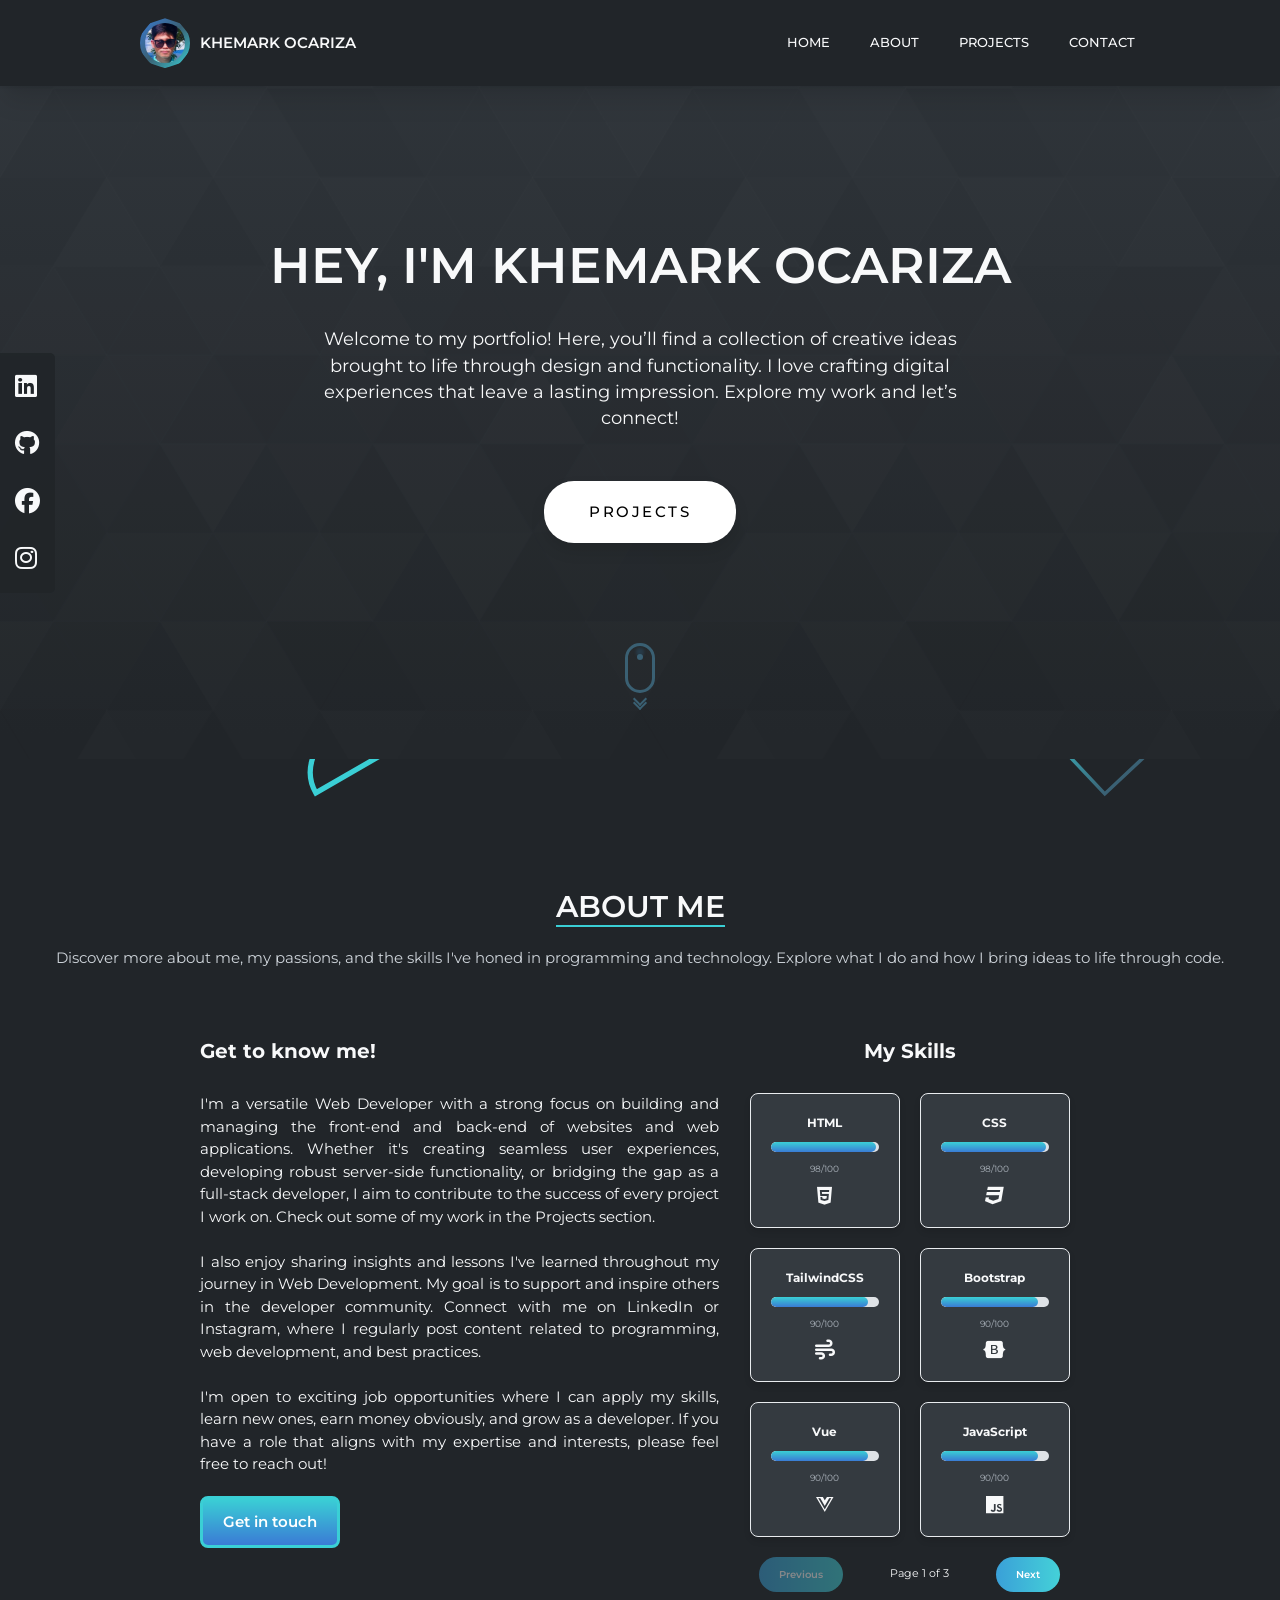
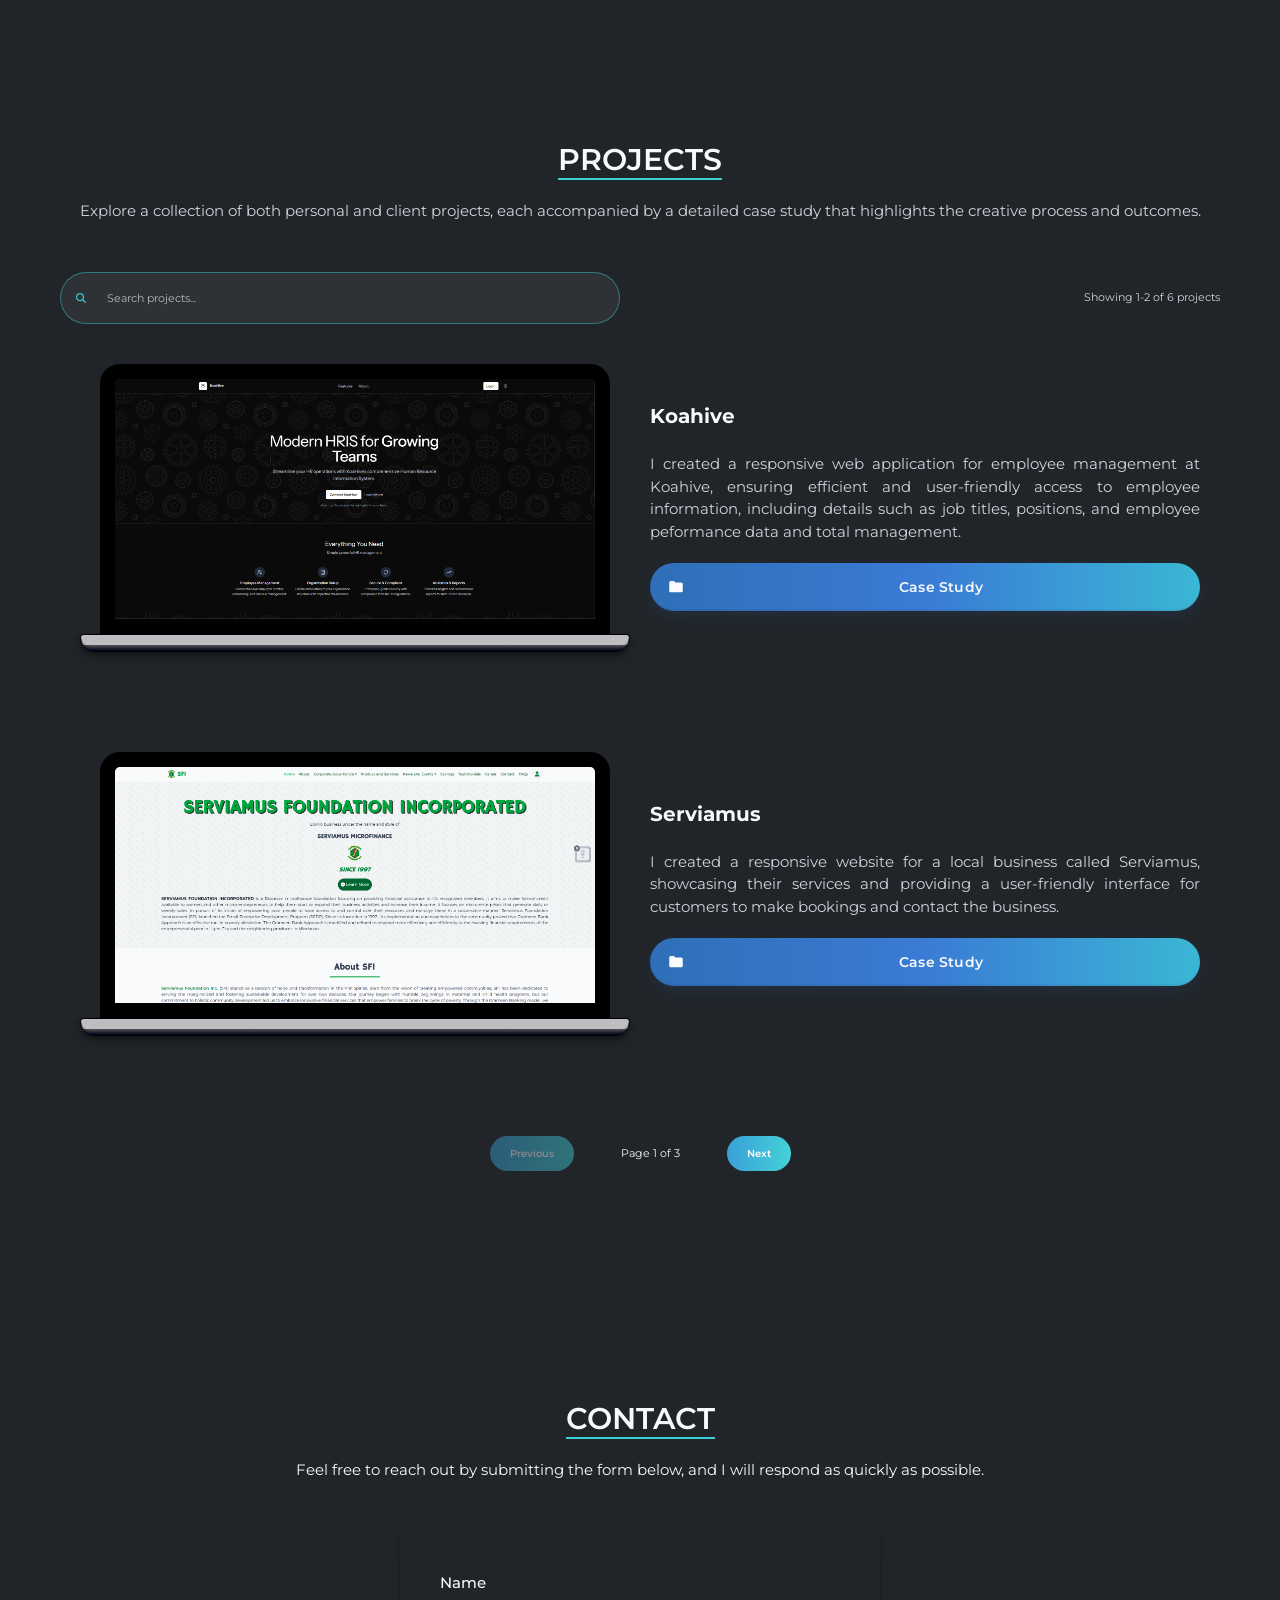
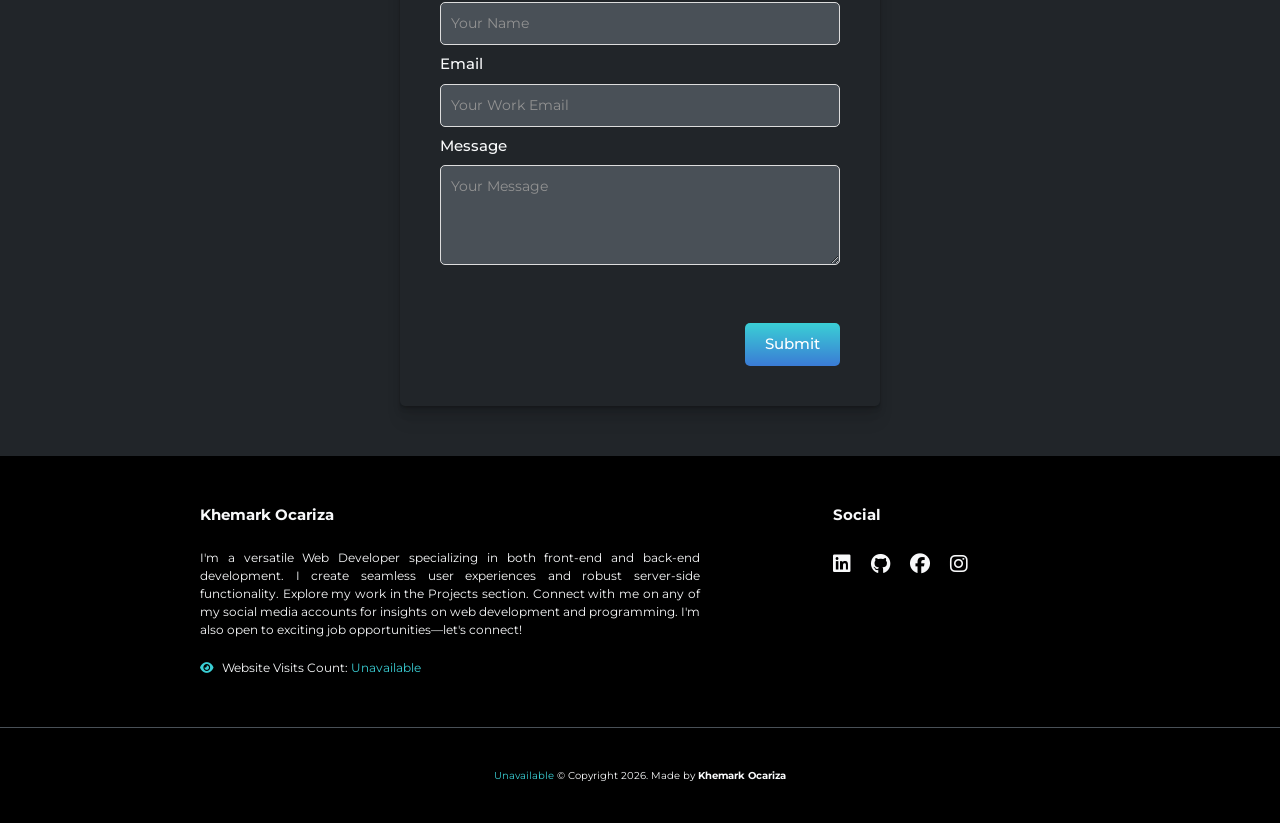
<file: index.html>
<!DOCTYPE html>
<html lang="en">

<head>
    <meta charset="utf-8" />
    <meta name="viewport" content="width=device-width, initial-scale=1" />
    <title>Khemark Ocariza - Coolfolio</title>
    <link rel="icon" href="system_images/me1.jpg" type="image/jpeg">
    <link rel="shortcut icon" href="system_images/me1.jpg" type="image/jpeg">
    <link rel="apple-touch-icon" href="system_images/me1.jpg">
    <link rel="stylesheet" href="https://cdn.jsdelivr.net/npm/bootstrap@5.3.3/dist/css/bootstrap.min.css">
    <link rel="stylesheet" href="https://cdnjs.cloudflare.com/ajax/libs/font-awesome/6.5.0/css/all.min.css">
    <link rel="stylesheet" href="css/main.css">
</head>

<body>

    <!-- NAVBAR -->
    <nav class="navbar navbar-expand-lg  sticky-top z-5 nav-container">
        <div
            class="container-fluid d-flex justify-content-between align-items-center p-1 pe-3 ps-4 p-md-2   ps-xl-5 pe-xl-5   ps-xxl-5 pe-xxl-5">
            <a href=""
                class="navbar-brand d-flex gap-3 justify-content-center align-items-center text-decoration-none ms-xl-5 ms-lg-5 ms-md-2">
                <img src="system_images/me1.jpg" alt="" class="profile-image">
                <p class="mb-0 text-primary fs-4  fw-semibold text-uppercase brand-text ">Khemark Ocariza</p>
            </a>

            <button class="navbar-toggler ms-auto fs-3" type="button" data-bs-toggle="collapse"
                data-bs-target="#mainNavbar" aria-controls="mainNavbar" aria-expanded="false"
                aria-label="Toggle navigation" id="navbarTogglerBtn">
                <i class="fas fa-bars fa-lg navbar-toggler-icon-color" id="navbarTogglerIcon"></i>
            </button>

            <div class="collapse navbar-collapse " id="mainNavbar">
                <ul class="navbar-nav ms-auto mb-2 mb-lg-0 d-flex gap-5 me-xl-5  me-lg-5 ">
                    <li class="nav-item"><a class="nav-link fs-5 " href="#home">home</a></li>
                    <li class="nav-item"><a class="nav-link fs-5 " href="#about">about</a></li>
                    <li class="nav-item"><a class="nav-link fs-5 " href="#projects">projects</a></li>
                    <li class="nav-item"><a class="nav-link fs-5 " href="#contact">contact</a></li>
                </ul>
            </div>
        </div>
    </nav>

    <script>
        (function () {
            const toggler = document.getElementById('navbarTogglerBtn');
            const icon = document.getElementById('navbarTogglerIcon');
            const navbar = document.getElementById('mainNavbar');
            if (!toggler || !icon || !navbar) return;
            navbar.addEventListener('show.bs.collapse', function () { icon.classList.remove('fa-bars'); icon.classList.add('fa-xmark'); });
            navbar.addEventListener('hide.bs.collapse', function () { icon.classList.remove('fa-xmark'); icon.classList.add('fa-bars'); });
        })();
    </script>

    <!-- HOME -->
    <section id="home" class="home container-fluid d-flex flex-column  align-items-center  text-primary">
        <h1 class="home-header text-uppercase mb-5 hidden-animation">Hey, I'm Khemark Ocariza</h1>
        <p class="fs-3 custom-max-width text-center hidden-animation home-intro">Welcome to my portfolio! Here, you’ll
            find a collection of creative ideas brought to life through design and functionality. I love crafting
            digital experiences that leave a lasting impression. Explore my work and let’s connect!</p>
        <button class="hidden-animation" onclick="location.href='#projects';">Projects</button>
        <div class="scrolldown ">
            <div class="chevrons">
                <div class="chevrondown"></div>
                <div class="chevrondown"></div>
            </div>
        </div>
        <div class="socials-container ">
            <a href="https://www.linkedin.com/in/khemark-ocariza-509b71215/" target="_blank" rel="noopener noreferrer"
                aria-label="LinkedIn" title="LinkedIn"><i class="fab fa-linkedin"></i></a>
            <a href="https://github.com/Faithan" target="_blank" rel="noopener noreferrer" aria-label="GitHub"
                title="GitHub"><i class="fab fa-github"></i></a>
            <a href="https://web.facebook.com/profile.php?id=100009511302416" target="_blank" rel="noopener noreferrer"
                aria-label="Facebook" title="Facebook"><i class="fab fa-facebook"></i></a>
            <a href="https://www.instagram.com/m0n0s_/" target="_blank" rel="noopener noreferrer" aria-label="Instagram"
                title="Instagram"><i class="fab fa-instagram"></i></a>
        </div>
    </section>

    <!-- ABOUT -->
    <section class="about" id="about">
        <div class="about-header">
            <h1 class="text-primary hidden-animation">About me</h1>
            <p class="hidden-animation">Discover more about me, my passions, and the skills I've honed in programming
                and technology. Explore what I do and how I bring ideas to life through code.</p>
        </div>
        <div class="about-content-container">
            <div class="about-self hidden-animation">
                <h1 class="text-primary fw-bold">Get to know me!</h1>
                <p class="text-primary">I'm a versatile Web Developer with a strong focus on building and managing the
                    front-end and back-end of websites and web applications. Whether it's creating seamless user
                    experiences, developing robust server-side functionality, or bridging the gap as a full-stack
                    developer, I aim to contribute to the success of every project I work on. Check out some of my work
                    in the Projects section.<br><br> I also enjoy sharing insights and lessons I've learned throughout
                    my journey in Web Development. My goal is to support and inspire others in the developer community.
                    Connect with me on LinkedIn or Instagram, where I regularly post content related to programming, web
                    development, and best practices.<br><br> I'm open to exciting job opportunities where I can apply my
                    skills, learn new ones, earn money obviously, and grow as a developer. If you have a role that
                    aligns with my expertise and interests, please feel free to reach out!</p>
                <button onclick="location.href='#contact';" class="">Get in touch</button>
            </div>
            <div class="about-skills hidden-animation">
                <h1 class="text-primary fw-bold">My Skills</h1>
                <div class="skill-container" id="skillsContainer"></div>
                <div class="skills-pagination hidden-animation" id="skillsPagination" aria-label="Skills pagination">
                    <button type="button" class="skills-page-btn" id="skillsPrevBtn">Previous</button>
                    <span class="skills-page-indicator" id="skillsPageInfo"></span>
                    <button type="button" class="skills-page-btn" id="skillsNextBtn">Next</button>
                </div>
            </div>
        </div>
    </section>

    <!-- PROJECTS -->
    <section class="projects" id="projects">
        <div class="projects-header hidden-animation">
            <h1 class="">Projects</h1>
            <p>Explore a collection of both personal and client projects, each accompanied by a detailed case study that
                highlights the creative process and outcomes.</p>
        </div>
        <div class="projects-tools hidden-animation">
            <div class="projects-search">
                <i class="fa-solid fa-magnifying-glass" aria-hidden="true"></i>
                <input type="text" id="projectSearchInput" placeholder="Search projects..."
                    aria-label="Search projects">
            </div>
            <p class="projects-meta" id="projectsMeta" aria-live="polite"></p>
        </div>
        <div class="projects-base-container">
        </div>
        <p class="projects-no-results" id="projectsNoResults">No projects matched your search.</p>
        <div class="projects-pagination hidden-animation" id="projectsPagination" aria-label="Projects pagination">
            <button type="button" class="projects-page-btn" id="projectsPrevBtn">Previous</button>
            <span class="projects-page-indicator" id="projectsPageInfo"></span>
            <button type="button" class="projects-page-btn" id="projectsNextBtn">Next</button>
        </div>
    </section>

    <!-- CONTACT -->
    <section class="contact contact-top-padding" id="contact">
        <h1 class="hidden-animation">Contact</h1>
        <p class="text-primary hidden-animation">Feel free to reach out by submitting the form below, and I will respond
            as quickly as possible.</p>
        <div class="contact-container hidden-animation">
            <form id="contactForm" action="https://api.web3forms.com/submit" method="POST">
                <!-- Replace with your Access Key -->
                <input type="hidden" name="access_key" value="a54c7ac8-4e1f-4883-aa63-b87e866d75a8">

                <!-- Form Inputs -->
                <label for="">Name</label>
                <input type="text" name="name" required placeholder="Your Name">
                <label for="">Email</label>
                <input type="email" name="email" required placeholder="Your Work Email">
                <label for="">Message</label>
                <textarea name="message" required placeholder="Your Message"></textarea>

                <!-- Honeypot Spam Protection -->
                <input type="hidden" name="botcheck" value="">

                <p id="contactSuccessMsg"></p> <!-- Add an ID for targeting -->

                <button type="submit">Submit</button>
            </form>
        </div>
    </section>

    <!-- Loading Spinner (Hidden by default) -->
    <div id="loadingScreen">
        <div class="spinner"></div>
    </div>

    <!-- Styles for Loading Spinner -->
    <style>
        /* Full-screen overlay */
        #loadingScreen {
            position: fixed;
            top: 0;
            left: 0;
            width: 100%;
            height: 100%;
            background: rgba(0, 0, 0, 0.5);
            display: none;
            justify-content: center;
            align-items: center;
            z-index: 9999;
        }

        /* Spinner style */
        .spinner {
            border: 8px solid #f3f3f3;
            /* Light gray */
            border-top: 8px solid var(--color10);
            /* Blue */
            border-radius: 50%;
            width: 50px;
            height: 50px;
            animation: spin 1s linear infinite;
        }

        /* Spinner animation */
        @keyframes spin {
            0% {
                transform: rotate(0deg);
            }

            100% {
                transform: rotate(360deg);
            }
        }
    </style>

    <script>
        document.getElementById('contactForm').addEventListener('submit', function (event) {
            event.preventDefault(); // Prevent the default form submission

            // Show loading screen
            document.getElementById('loadingScreen').style.display = 'flex';

            // Submit the form using Fetch API
            fetch('https://api.web3forms.com/submit', {
                method: 'POST',
                body: new FormData(this)
            })
                .then(response => response.json())
                .then(data => {
                    // Hide the loading screen
                    document.getElementById('loadingScreen').style.display = 'none';

                    if (data.success) {
                        // Show Bootstrap success alert in the <p> tag
                        document.getElementById('contactSuccessMsg').innerHTML =
                            '<div class="alert alert-success mt-3 d-flex align-items-center" role="alert">' +
                            '<i class="fa-solid fa-circle-check me-2"></i>' +
                            'Thank you! Your message has been sent successfully.' +
                            '</div>';
                        // Optionally reset the form
                        document.getElementById('contactForm').reset();
                    } else {
                        // Show Bootstrap error alert in the <p> tag
                        document.getElementById('contactSuccessMsg').innerHTML =
                            '<div class="alert alert-danger mt-3 d-flex align-items-center" role="alert">' +
                            '<i class="fa-solid fa-circle-xmark me-2"></i>' +
                            'Something went wrong. Please try again later.' +
                            '</div>';
                    }
                })
                .catch(error => {
                    // Hide the loading screen
                    document.getElementById('loadingScreen').style.display = 'none';

                    console.error('Error:', error);
                    document.getElementById('contactSuccessMsg').innerHTML =
                        '<div class="alert alert-danger mt-3 d-flex align-items-center" role="alert">' +
                        '<i class="fa-solid fa-triangle-exclamation me-2"></i>' +
                        'There was an issue submitting your form. Please try again later.' +
                        '</div>';
                });
        });
    </script>

    <!-- FOOTER -->
    <footer>
        <div class="footer-info-container">
            <div class="footer-info">
                <h1 class="fw-bold">Khemark Ocariza</h1>
                <p>I'm a versatile Web Developer specializing in both front-end and back-end development. I create
                    seamless user experiences and robust server-side functionality. Explore my work in the Projects
                    section. Connect with me on any of my social media accounts for insights on web development and
                    programming. I'm also open to exciting job opportunities—let's connect!</p>
                <p><i class="fa-solid fa-eye me-2 text-secondary"></i> Website Visits Count: <span id="visit-count"
                        class="text-secondary">Loading...</span></p>
            </div>
            <div class="footer-social-info">
                <h1 class="fw-bold"> Social</h1>
                <div class="footer-social-container"><a href="https://www.linkedin.com/in/khemark-ocariza-509b71215/"
                        target="_blank" rel="noopener noreferrer" aria-label="LinkedIn" title="LinkedIn"><i
                            class="fab fa-linkedin"></i></a><a href="https://github.com/Faithan" target="_blank"
                        rel="noopener noreferrer" aria-label="GitHub" title="GitHub"><i class="fab fa-github"></i></a><a
                        href="https://web.facebook.com/profile.php?id=100009511302416" target="_blank"
                        rel="noopener noreferrer" aria-label="Facebook" title="Facebook"><i
                            class="fab fa-facebook"></i></a><a href="https://www.instagram.com/m0n0s_/" target="_blank"
                        rel="noopener noreferrer" aria-label="Instagram" title="Instagram"><i
                            class="fab fa-instagram"></i></a></div>
            </div>
        </div>
        <div class="copyright-container">
            <p class="text-primary"><span id="release-version" class="text-secondary">Loading...</span> © Copyright
                <span id="current-year"></span>. Made by <a href="">Khemark Ocariza</a>
            </p>
        </div>
    </footer>

    <script>
        (function () { const el = document.getElementById('release-version'); if (!el) return; const repoOwner = 'faithan'; const repoName = 'Coolfolio'; fetch(`https://api.github.com/repos/${repoOwner}/${repoName}/releases/latest`).then(r => { if (!r.ok) throw new Error('Failed'); return r.json() }).then(data => { el.textContent = data.tag_name || 'Unavailable' }).catch(() => { el.textContent = 'Unavailable' }); })();
        (function () { const el = document.getElementById('visit-count'); if (!el) return; fetch('https://visits.deno.dev/faithan-coolfolio').then(r => r.json()).then(d => { el.textContent = d.total }).catch(() => { el.textContent = 'Unavailable' }); })();
        (function () { const el = document.getElementById('current-year'); if (el) el.textContent = new Date().getFullYear(); })();
    </script>

    <div id="projectsModals"></div>

    <script src="https://cdn.jsdelivr.net/npm/bootstrap@5.3.3/dist/js/bootstrap.bundle.min.js"></script>
    <script src="js/animation.js"></script>
    <script src="js/skills.js"></script>
    <script src="js/projects.js"></script>
</body>

</html>
</file>
<file: css/main.css>
@font-face {
    font-family: montserrat;
    src: url(../fonts/Montserrat-VariableFont_wght.ttf);
}

* {
    margin: 0;
    padding: 0;
    font-family: montserrat;
    scroll-behavior: smooth;
}


button {
    cursor: pointer;
}

a {
    cursor: pointer;
}

body p {
    margin: 0;
    padding: 0;
}

:root {

    font-size: 62.5%;
    /* 10px on default */



    --text-color: #f8f9fa !important;
    --text-color2: #ced4da;
    --background-color: #212529;
    --background-color-rgb: 33, 37, 41;

    --color1: #f8f9fa;
    --color2: #e9ecef;
    --color3: #dee2e6;
    --color4: #ced4da;
    --color5: #adb5bd;
    --color6: #6c757d;
    --color7: #495057;
    --color8: #343a40;
    --color9: #212529;


    --color10: #3acfd5;
    --color11: #3a6073;
    --color12: #3a7bd5;
}

body .text-primary {
    color: var(--text-color) !important;
}

body .text-secondary {
    color: var(--color10) !important;
}



body {
    background-color: var(--background-color) !important;

}


/* scroll bar settings */


::-webkit-scrollbar {
    width: 5px;
}

/* Track */
::-webkit-scrollbar-track {
    background: var(--color8);
}

/* Handle */
::-webkit-scrollbar-thumb {
    background: var(--color7);
}

/* Handle on hover */
::-webkit-scrollbar-thumb:hover {
    background: var(--color6);
}



/* page animation */
.hidden-animation {
    opacity: 0;
    transform: translateY(20px);
    transition: opacity 0.6s ease-out, transform 0.6s ease-out;
}

.visible-animation {
    opacity: 1;
    transform: translateY(0);
}



.modal-content {
    background-color: var(--background-color) !important;
    color: var(--text-color) !important;
}

.modal-overflow {
    max-height: 80vh !important;
    overflow: auto !important;
}

.modal-paragraph {
    color: var(--text-color2) !important;
    font-size: .9rem !important;
    line-height: 1.5 !important;
    max-width: 90%;
    text-align: justify !important;
}
























/* nav */
.nav-container {
    padding: 10px 80px;
    background-color: var(--color9);
    box-shadow: rgba(0, 0, 0, 0.1) 0px 20px 25px -5px, rgba(0, 0, 0, 0.04) 0px 10px 10px -5px;
}

.nav-link {
    color: var(--text-color) !important;
    text-transform: uppercase !important;
    font-weight: 500 !important;

}

.nav-link:hover {
    color: var(--color10) !important;
}


.profile-image {
    height: 50px;
    width: 50px;

    border-radius: 50%;
    padding: 5px;
    background-image: linear-gradient(to bottom right, #3a7bd5, #3a6073, #3acfd5);
    -webkit-clip-path: polygon(50% 0%, 80% 10%, 100% 35%, 100% 65%, 80% 90%, 50% 100%, 20% 90%, 0 65%, 0 35%, 20% 10%);
    clip-path: polygon(50% 0%, 80% 10%, 100% 35%, 100% 65%, 80% 90%, 50% 100%, 20% 90%, 0 65%, 0 35%, 20% 10%);
}

body .navbar-toggler {
    border: 0 !important;
    /* Optional: border color */
}

.navbar-toggler .navbar-toggler-icon {
    display: none;
}

.navbar-toggler-icon-color {
    color: var(--color10);
}










/* home */
.home {
    width: 100%;
    padding-top: 150px;
    padding-bottom: 50px;
    background-attachment: fixed;
    display: flex;
    justify-content: center;
    background-color: #212529;
    background-image: url("data:image/svg+xml,%3Csvg xmlns='http://www.w3.org/2000/svg' width='100%25'%3E%3Cdefs%3E%3ClinearGradient id='a' gradientUnits='userSpaceOnUse' x1='0' x2='0' y1='0' y2='100%25' gradientTransform='rotate(180,768,367)'%3E%3Cstop offset='0' stop-color='%23212529'/%3E%3Cstop offset='1' stop-color='%23343A40'/%3E%3C/linearGradient%3E%3Cpattern patternUnits='userSpaceOnUse' id='b' width='639' height='532.5' x='0' y='0' viewBox='0 0 1080 900'%3E%3Cg fill-opacity='0.01'%3E%3Cpolygon fill='%23444' points='90 150 0 300 180 300'/%3E%3Cpolygon points='90 150 180 0 0 0'/%3E%3Cpolygon fill='%23AAA' points='270 150 360 0 180 0'/%3E%3Cpolygon fill='%23DDD' points='450 150 360 300 540 300'/%3E%3Cpolygon fill='%23999' points='450 150 540 0 360 0'/%3E%3Cpolygon points='630 150 540 300 720 300'/%3E%3Cpolygon fill='%23DDD' points='630 150 720 0 540 0'/%3E%3Cpolygon fill='%23444' points='810 150 720 300 900 300'/%3E%3Cpolygon fill='%23FFF' points='810 150 900 0 720 0'/%3E%3Cpolygon fill='%23DDD' points='990 150 900 300 1080 300'/%3E%3Cpolygon fill='%23444' points='990 150 1080 0 900 0'/%3E%3Cpolygon fill='%23DDD' points='90 450 0 600 180 600'/%3E%3Cpolygon points='90 450 180 300 0 300'/%3E%3Cpolygon fill='%23666' points='270 450 180 600 360 600'/%3E%3Cpolygon fill='%23AAA' points='270 450 360 300 180 300'/%3E%3Cpolygon fill='%23DDD' points='450 450 360 600 540 600'/%3E%3Cpolygon fill='%23999' points='450 450 540 300 360 300'/%3E%3Cpolygon fill='%23999' points='630 450 540 600 720 600'/%3E%3Cpolygon fill='%23FFF' points='630 450 720 300 540 300'/%3E%3Cpolygon points='810 450 720 600 900 600'/%3E%3Cpolygon fill='%23DDD' points='810 450 900 300 720 300'/%3E%3Cpolygon fill='%23AAA' points='990 450 900 600 1080 600'/%3E%3Cpolygon fill='%23444' points='990 450 1080 300 900 300'/%3E%3Cpolygon fill='%23222' points='90 750 0 900 180 900'/%3E%3Cpolygon points='270 750 180 900 360 900'/%3E%3Cpolygon fill='%23DDD' points='270 750 360 600 180 600'/%3E%3Cpolygon points='450 750 540 600 360 600'/%3E%3Cpolygon points='630 750 540 900 720 900'/%3E%3Cpolygon fill='%23444' points='630 750 720 600 540 600'/%3E%3Cpolygon fill='%23AAA' points='810 750 720 900 900 900'/%3E%3Cpolygon fill='%23666' points='810 750 900 600 720 600'/%3E%3Cpolygon fill='%23999' points='990 750 900 900 1080 900'/%3E%3Cpolygon fill='%23999' points='180 0 90 150 270 150'/%3E%3Cpolygon fill='%23444' points='360 0 270 150 450 150'/%3E%3Cpolygon fill='%23FFF' points='540 0 450 150 630 150'/%3E%3Cpolygon points='900 0 810 150 990 150'/%3E%3Cpolygon fill='%23222' points='0 300 -90 450 90 450'/%3E%3Cpolygon fill='%23FFF' points='0 300 90 150 -90 150'/%3E%3Cpolygon fill='%23FFF' points='180 300 90 450 270 450'/%3E%3Cpolygon fill='%23666' points='180 300 270 150 90 150'/%3E%3Cpolygon fill='%23222' points='360 300 270 450 450 450'/%3E%3Cpolygon fill='%23FFF' points='360 300 450 150 270 150'/%3E%3Cpolygon fill='%23444' points='540 300 450 450 630 450'/%3E%3Cpolygon fill='%23222' points='540 300 630 150 450 150'/%3E%3Cpolygon fill='%23AAA' points='720 300 630 450 810 450'/%3E%3Cpolygon fill='%23666' points='720 300 810 150 630 150'/%3E%3Cpolygon fill='%23FFF' points='900 300 810 450 990 450'/%3E%3Cpolygon fill='%23999' points='900 300 990 150 810 150'/%3E%3Cpolygon points='0 600 -90 750 90 750'/%3E%3Cpolygon fill='%23666' points='0 600 90 450 -90 450'/%3E%3Cpolygon fill='%23AAA' points='180 600 90 750 270 750'/%3E%3Cpolygon fill='%23444' points='180 600 270 450 90 450'/%3E%3Cpolygon fill='%23444' points='360 600 270 750 450 750'/%3E%3Cpolygon fill='%23999' points='360 600 450 450 270 450'/%3E%3Cpolygon fill='%23666' points='540 600 630 450 450 450'/%3E%3Cpolygon fill='%23222' points='720 600 630 750 810 750'/%3E%3Cpolygon fill='%23FFF' points='900 600 810 750 990 750'/%3E%3Cpolygon fill='%23222' points='900 600 990 450 810 450'/%3E%3Cpolygon fill='%23DDD' points='0 900 90 750 -90 750'/%3E%3Cpolygon fill='%23444' points='180 900 270 750 90 750'/%3E%3Cpolygon fill='%23FFF' points='360 900 450 750 270 750'/%3E%3Cpolygon fill='%23AAA' points='540 900 630 750 450 750'/%3E%3Cpolygon fill='%23FFF' points='720 900 810 750 630 750'/%3E%3Cpolygon fill='%23222' points='900 900 990 750 810 750'/%3E%3Cpolygon fill='%23222' points='1080 300 990 450 1170 450'/%3E%3Cpolygon fill='%23FFF' points='1080 300 1170 150 990 150'/%3E%3Cpolygon points='1080 600 990 750 1170 750'/%3E%3Cpolygon fill='%23666' points='1080 600 1170 450 990 450'/%3E%3Cpolygon fill='%23DDD' points='1080 900 1170 750 990 750'/%3E%3C/g%3E%3C/pattern%3E%3C/defs%3E%3Crect x='0' y='0' fill='url(%23a)' width='100%25' height='100%25'/%3E%3Crect x='0' y='0' fill='url(%23b)' width='100%25' height='100%25'/%3E%3C/svg%3E");
    background-size: cover;
}

.home-header {
    font-size: 5rem;
    font-weight: 600;
}


.custom-max-width {
    max-width: 700px;
    /* or any value you prefer */
    margin-left: auto;
    margin-right: auto;
}

.home-intro {
    margin-bottom: 50px;
}

.home button {
    width: fit-content;
    align-self: center;
    padding: 1.3em 3em;
    font-size: 1.5rem;
    text-transform: uppercase;
    letter-spacing: 2.5px;
    font-weight: 500;
    color: #000;
    background-color: #fff;
    border: none;
    border-radius: 30px;
    box-shadow: 0px 8px 15px rgba(0, 0, 0, 0.1);
    transition: all 0.3s ease 0s;
    cursor: pointer;
    outline: none;
}

.home button:hover {
    background: rgb(58, 123, 213);
    background: linear-gradient(0deg, rgba(58, 123, 213, 1) 0%, rgba(58, 207, 213, 1) 100%);

    box-shadow: 0px 15px 20px rgba(58, 207, 213, 0.2);
    color: #fff;
    transform: translateY(-5px);
    transition: ease-in-out 0.3s;
}

.home button:active {
    transform: translateY(-1px);
}



















/* scroll down icon */


/* From Uiverse.io by mrhyddenn */
.scrolldown {

    margin-top: 100px;
    --color: var(--color11);
    --sizeX: 30px;
    --sizeY: 50px;
    position: relative;
    width: var(--sizeX);
    height: var(--sizeY);
    margin-left: var(sizeX / 2);
    border: calc(var(--sizeX) / 10) solid var(--color);
    border-radius: 50px;
    box-sizing: border-box;
    margin-bottom: 16px;
    cursor: default;
    align-self: center;
}

.scrolldown::before {
    content: "";
    position: absolute;
    bottom: 30px;
    left: 50%;
    width: 6px;
    height: 6px;
    margin-left: -3px;
    background-color: var(--color);
    border-radius: 100%;
    animation: scrolldown-anim 2s infinite;
    box-sizing: border-box;
    box-shadow: 0px -5px 3px 1px #2a547066;
}

@keyframes scrolldown-anim {
    0% {
        opacity: 0;
        height: 6px;
    }

    40% {
        opacity: 1;
        height: 10px;
    }

    80% {
        transform: translate(0, 20px);
        height: 10px;
        opacity: 0;
    }

    100% {
        height: 3px;
        opacity: 0;
    }
}

.chevrons {
    padding: 6px 0 0 0;
    margin-left: -3px;
    margin-top: 48px;
    width: 30px;
    display: flex;
    flex-direction: column;
    align-items: center;
}

.chevrondown {
    margin-top: -6px;
    position: relative;
    border: solid var(--color);
    border-width: 0 2px 2px 0;
    display: inline-block;
    width: 10px;
    height: 10px;
    transform: rotate(45deg);
}

.chevrondown:nth-child(odd) {
    animation: pulse54012 500ms ease infinite alternate;
}

.chevrondown:nth-child(even) {
    animation: pulse54012 500ms ease infinite alternate 250ms;
}

@keyframes pulse54012 {
    from {
        opacity: 0;
    }

    to {
        opacity: 0.5;
    }
}









.socials-container {
    display: flex;
    flex-direction: column;
    background-color: rgba(var(--background-color-rgb), .9);
    padding: 5px;
    border-top-right-radius: 5px;
    border-bottom-right-radius: 5px;
    position: absolute;
    left: 0;
    align-self: center;
    /* 50% opacity */

}

.socials-container a {

    color: var(--text-color);
    /* Default color */
    font-size: 2.5rem;
    /* Icon size */
    text-decoration: none;
    padding: 10px;
    border-radius: 4px;
}

.socials-container a:hover {
    transition: ease-in-out .3s;
    background-color: var(--color11);
    /* Example hover color for LinkedIn */
}


















/* start of about */


.about {
    width: 100%;
    background-color: #212529;
    background-image: url("data:image/svg+xml,%3Csvg xmlns='http://www.w3.org/2000/svg' viewBox='0 0 1600 900'%3E%3Cdefs%3E%3ClinearGradient id='a' x1='0' x2='0' y1='1' y2='0'%3E%3Cstop offset='0' stop-color='%233ACFD5'/%3E%3Cstop offset='1' stop-color='%233ACFD5'/%3E%3C/linearGradient%3E%3ClinearGradient id='b' x1='0' x2='0' y1='0' y2='1'%3E%3Cstop offset='0' stop-color='%233ACFD5'/%3E%3Cstop offset='1' stop-color='%233A6073'/%3E%3C/linearGradient%3E%3C/defs%3E%3Cg fill='%23FFF' fill-opacity='0' stroke-miterlimit='10'%3E%3Cg stroke='url(%23a)' stroke-width='5.28'%3E%3Cpath transform='translate(-8.4 -4.8) rotate(-4.8 1409 581) scale(0.964)' d='M1409 581 1450.35 511 1490 581z'/%3E%3Ccircle stroke-width='1.7600000000000002' transform='translate(-30 12) rotate(-2.4 800 450) scale(0.994)' cx='500' cy='100' r='40'/%3E%3Cpath transform='translate(-8.4 18) rotate(-30 401 736) scale(0.994)' d='M400.86 735.5h-83.73c0-23.12 18.74-41.87 41.87-41.87S400.86 712.38 400.86 735.5z'/%3E%3C/g%3E%3Cg stroke='url(%23b)' stroke-width='1.6'%3E%3Cpath transform='translate(72 7.2) rotate(-1.8 150 345) scale(1.012)' d='M149.8 345.2 118.4 389.8 149.8 434.4 181.2 389.8z'/%3E%3Crect stroke-width='3.5200000000000005' transform='translate(18 -36) rotate(-43.2 1089 759)' x='1039' y='709' width='100' height='100'/%3E%3Cpath transform='translate(-4.8 -4.8) rotate(-7.2 1400 132) scale(0.94)' d='M1426.8 132.4 1405.7 168.8 1363.7 168.8 1342.7 132.4 1363.7 96 1405.7 96z'/%3E%3C/g%3E%3C/g%3E%3C/svg%3E");
    background-attachment: fixed;
    background-size: cover;
    padding-top: 80px;
}

.about-header {
    display: flex;
    align-items: center;
    justify-content: center;
    flex-direction: column;
    margin-bottom: 50px;
}

.about-header h1 {
    margin: 50px 0 20px 0;
    color: var(--text-color);
    font-weight: 600;
    text-transform: uppercase;
    font-size: 3rem;
    border-bottom: 2px solid var(--color10);
}

.about-header p {
    font-size: 1.5rem;
    color: var(--text-color2);
    max-width: 1200px;
    text-align: center;
}


.about-content-container {
    display: flex;
    flex-direction: row;
    gap: 20px;
    padding: 20px 200px;
}





.about-self {

    max-width: 550px;
    text-align: start;
}

.about-self h1 {
    font-size: 2rem;
    margin-bottom: 30px;
}

.about-self p {
    font-size: 1.5rem;
    line-height: 1.5;
    text-align: justify;
}





/* button */
.about-self button {
    margin-top: 20px;
    position: relative;
    padding: 12px 20px;

    background: rgb(58, 123, 213);
    background: linear-gradient(0deg, rgba(58, 123, 213, 1) 0%, rgba(58, 207, 213, 1) 100%);

    font-size: 1.5rem;
    font-weight: 600;
    color: white;
    border: 3px solid var(--color10);
    border-radius: 8px;
    box-shadow: 0 0 0 #ffffff;
    transition: all 0.3s ease-in-out;
    cursor: pointer;
}

.star-1 {
    position: absolute;
    top: 20%;
    left: 20%;
    width: 25px;
    height: auto;
    filter: drop-shadow(0 0 0 var(--color10));
    z-index: -5;
    transition: all 1s cubic-bezier(0.05, 0.83, 0.43, 0.96);
}

.star-2 {
    position: absolute;
    top: 45%;
    left: 45%;
    width: 15px;
    height: auto;
    filter: drop-shadow(0 0 0 var(--color10));
    z-index: -5;
    transition: all 1scubic-bezier(0, 0.4, 0, 1.01);
}

.star-3 {
    position: absolute;
    top: 40%;
    left: 40%;
    width: 5px;
    height: auto;
    filter: drop-shadow(0 0 0 var(--color10));
    z-index: -5;
    transition: all 1s cubic-bezier(0, 0.4, 0, 1.01);
}

.star-4 {
    position: absolute;
    top: 20%;
    left: 40%;
    width: 8px;
    height: auto;
    filter: drop-shadow(0 0 0 var(--color10));
    z-index: -5;
    transition: all 0.8s cubic-bezier(0, 0.4, 0, 1.01);
}

.star-5 {
    position: absolute;
    top: 25%;
    left: 45%;
    width: 15px;
    height: auto;
    filter: drop-shadow(0 0 0 var(--color10));
    z-index: -5;
    transition: all 0.6s cubic-bezier(0, 0.4, 0, 1.01);
}

.star-6 {
    position: absolute;
    top: 5%;
    left: 50%;
    width: 5px;
    height: auto;
    filter: drop-shadow(0 0 0 var(--color10));
    z-index: -5;
    transition: all 0.8s ease;
}

.about-self button:hover {
    background: transparent;
    color: var(--color10);
    box-shadow: 0 0 0px var(--color10);
}

.about-self button:hover .star-1 {
    position: absolute;
    top: -80%;
    left: -30%;
    width: 25px;
    height: auto;
    filter: drop-shadow(0 0 0px var(--color10));
    z-index: 2;
}

.about-self button:hover .star-2 {
    position: absolute;
    top: -0%;
    left: 10%;
    width: 15px;
    height: auto;
    filter: drop-shadow(0 0 0px var(--color10));
    z-index: 2;
}

.about-self button:hover .star-3 {
    position: absolute;
    top: 55%;
    left: 25%;
    width: 5px;
    height: auto;
    filter: drop-shadow(0 0 0px var(--color10));
    z-index: 2;
}

.about-self button:hover .star-4 {
    position: absolute;
    top: 30%;
    left: 80%;
    width: 8px;
    height: auto;
    filter: drop-shadow(0 0 0px var(--color10));
    z-index: 2;
}

.about-self button:hover .star-5 {
    position: absolute;
    top: 25%;
    left: 115%;
    width: 15px;
    height: auto;
    filter: drop-shadow(0 0 0px var(--color10));
    z-index: 2;
}

.about-self button:hover .star-6 {
    position: absolute;
    top: 5%;
    left: 60%;
    width: 5px;
    height: auto;
    filter: drop-shadow(0 0 0px var(--color10));
    z-index: 2;
}

.fil0 {
    fill: var(--color10);
}



/* button */



.about-skills {
    flex-grow: 1;
}

.about-skills h1 {
    font-size: 2rem;
    margin-bottom: 30px;
    text-align: center;
}



.skill-container {
    display: flex;
    flex-wrap: wrap;
    justify-content: center;
    gap: 20px;
}

.skill-box {
    width: 150px;
    padding: 20px;
    background-color: var(--color8);
    border: 1px solid var(--color2);
    border-radius: 8px;
    box-shadow: 0 4px 6px rgba(0, 0, 0, 0.1);
    text-align: center;
    transition: transform 0.2s, box-shadow 0.2s;
}

.skill-box:hover {
    transform: translateY(-5px);
    box-shadow: 0 6px 10px rgba(0, 0, 0, 0.15);
}

.skill-box span {
    font-size: 1.2rem;
    font-weight: bold;
    margin-bottom: 10px;
    display: block;
    color: var(--text-color);
}

.skill-bar {
    position: relative;
    height: 10px;
    background-color: var(--color3);
    border-radius: 5px;
    margin: 10px 0;
    overflow: hidden;
}

.skill-level {
    height: 100%;
    background: rgb(58, 123, 213);
    background: linear-gradient(0deg, rgba(58, 123, 213, 1) 0%, rgba(58, 207, 213, 1) 100%);
    border-radius: 5px;
    transition: width 0.5s ease-in-out;
}

.skill-w-90 {
    width: 90%;
}

.skill-w-95 {
    width: 95%;
}

.skill-w-98 {
    width: 98%;
}

.skill-box p {
    font-size: 0.9rem;
    margin: 5px 0 0;
    color: var(--color5);
}

.icon-container {
    margin-top: 10px;
}

.icon-container i {
    font-size: 2rem;
    color: var(--text-color);
}

.skills-pagination {
    max-width: 1200px;
    margin: 20px auto 0;
    padding: 0 20px;
    display: flex;
    align-items: center;
    justify-content: center;
    gap: 14px;
}

.skills-page-btn {
    background: linear-gradient(90deg, #3aa0d8 0%, #44d1d8 100%);
    color: #ffffff;
    border: none;
    border-radius: 999px;
    padding: 10px 20px;
    font-weight: 600;
    transition: transform 0.15s ease, opacity 0.2s ease;
}

.skills-page-btn:hover:not(:disabled) {
    transform: translateY(-2px);
}

.skills-page-btn:disabled {
    opacity: 0.45;
    cursor: not-allowed;
}

.skills-page-indicator {
    color: var(--text-color);
    font-size: 1.05rem;
    min-width: 125px;
    text-align: center;
}

.skills-page {
    display: none;
    width: 100%;
}

.skills-page.active {
    display: flex;
    flex-wrap: wrap;
    justify-content: center;
    gap: 20px;
}









/* projects section */
.projects {
    padding-top: 80px;
    width: 100%;
    background-color: #212529;
    background-image: url("data:image/svg+xml,%3Csvg xmlns='http://www.w3.org/2000/svg' viewBox='0 0 1600 900'%3E%3Cdefs%3E%3ClinearGradient id='a' x1='0' x2='0' y1='1' y2='0'%3E%3Cstop offset='0' stop-color='%233ACFD5'/%3E%3Cstop offset='1' stop-color='%233ACFD5'/%3E%3C/linearGradient%3E%3ClinearGradient id='b' x1='0' x2='0' y1='0' y2='1'%3E%3Cstop offset='0' stop-color='%233ACFD5'/%3E%3Cstop offset='1' stop-color='%233A6073'/%3E%3C/linearGradient%3E%3C/defs%3E%3Cg fill='%23FFF' fill-opacity='0' stroke-miterlimit='10'%3E%3Cg stroke='url(%23a)' stroke-width='5.28'%3E%3Cpath transform='translate(-8.4 -4.8) rotate(-4.8 1409 581) scale(0.964)' d='M1409 581 1450.35 511 1490 581z'/%3E%3Ccircle stroke-width='1.7600000000000002' transform='translate(-30 12) rotate(-2.4 800 450) scale(0.994)' cx='500' cy='100' r='40'/%3E%3Cpath transform='translate(-8.4 18) rotate(-30 401 736) scale(0.994)' d='M400.86 735.5h-83.73c0-23.12 18.74-41.87 41.87-41.87S400.86 712.38 400.86 735.5z'/%3E%3C/g%3E%3Cg stroke='url(%23b)' stroke-width='1.6'%3E%3Cpath transform='translate(72 7.2) rotate(-1.8 150 345) scale(1.012)' d='M149.8 345.2 118.4 389.8 149.8 434.4 181.2 389.8z'/%3E%3Crect stroke-width='3.5200000000000005' transform='translate(18 -36) rotate(-43.2 1089 759)' x='1039' y='709' width='100' height='100'/%3E%3Cpath transform='translate(-4.8 -4.8) rotate(-7.2 1400 132) scale(0.94)' d='M1426.8 132.4 1405.7 168.8 1363.7 168.8 1342.7 132.4 1363.7 96 1405.7 96z'/%3E%3C/g%3E%3C/g%3E%3C/svg%3E");
    background-attachment: fixed;
    background-size: cover;
}

.projects-header {
    display: flex;
    align-items: center;
    justify-content: center;
    flex-direction: column;
    margin-bottom: 50px;
}

.projects-header h1 {
    margin: 50px 0 20px 0;
    color: var(--text-color);
    font-weight: 600;
    text-transform: uppercase;
    font-size: 3rem;
    border-bottom: 2px solid var(--color10);
}

.projects-header p {
    font-size: 1.5rem;
    color: var(--text-color2);
    max-width: 1200px;
    text-align: center;
}


.projects-tools {
    max-width: 1200px;
    margin: 0 auto 40px;
    padding: 0 20px;
    display: flex;
    align-items: center;
    justify-content: space-between;
    gap: 20px;
    flex-wrap: wrap;
}

.projects-search {
    position: relative;
    flex: 1;
    min-width: 260px;
    max-width: 560px;
}

.projects-search i {
    position: absolute;
    top: 50%;
    left: 16px;
    transform: translateY(-50%);
    color: var(--color10);
}

.projects-search input {
    width: 100%;
    height: 52px;
    border-radius: 999px;
    border: 1px solid rgba(58, 207, 213, 0.45);
    background: rgba(255, 255, 255, 0.06);
    color: var(--text-color);
    font-size: 1.1rem;
    padding: 0 20px 0 46px;
    outline: none;
    transition: border-color 0.2s ease, box-shadow 0.2s ease;
}

.projects-search input::placeholder {
    color: rgba(240, 242, 241, 0.7);
}

.projects-search input:focus {
    border-color: var(--color10);
    box-shadow: 0 0 0 3px rgba(58, 207, 213, 0.2);
}

.projects-meta {
    margin: 0;
    color: var(--text-color2);
    font-size: 1.05rem;
}

.projects-no-results {
    display: none;
    margin: 0;
    padding: 0 20px 40px;
    text-align: center;
    color: var(--text-color);
    font-size: 1.3rem;
}

.projects-no-results.show {
    display: block;
}

.projects-pagination {
    max-width: 1200px;
    margin: 0 auto;
    padding: 0 20px 100px;
    display: flex;
    align-items: center;
    justify-content: center;
    gap: 14px;
}

.projects-page-btn {
    background: linear-gradient(90deg, #3aa0d8 0%, #44d1d8 100%);
    color: #ffffff;
    border: none;
    border-radius: 999px;
    padding: 10px 20px;
    font-weight: 600;
    transition: transform 0.15s ease, opacity 0.2s ease;
}

.projects-page-btn:hover:not(:disabled) {
    transform: translateY(-2px);
}

.projects-page-btn:disabled {
    opacity: 0.45;
    cursor: not-allowed;
}

.projects-page-indicator {
    color: var(--text-color);
    font-size: 1.05rem;
    min-width: 125px;
    text-align: center;
}



.projects-base-container {
    display: flex;
    flex-direction: column;
    gap: 100px;
    padding-bottom: 100px;
}


.project-container {
    display: flex;
    flex-direction: row;
    gap: 20px;
    justify-content: center;
    align-items: center;

}

.project-container .project-info {
    color: var(--text-color2);
}



/* laptop design */
.project-image {
    flex-grow: 1;
    max-width: 550px;
    width: 550px;
}

.laptop-container {
    display: flex;
    flex-direction: column;
    justify-content: center;
    align-items: center;
}

.laptop-container img {
    max-width: 510px;
    width: 510px;
    border: 15px solid black;
    border-top-left-radius: 20px;
    border-top-right-radius: 20px;
}

.laptop-container .laptop-keyboard {
    width: 100%;
    height: 18px;
    background: rgb(2, 0, 36);
    background: -moz-linear-gradient(0deg, rgba(2, 0, 36, 1) 0%, rgba(83, 83, 85, 1) 37%, rgba(240, 242, 241, 1) 37%, rgba(240, 242, 241, 1) 37%, rgba(240, 242, 241, 1) 37%, rgba(240, 242, 241, 1) 38%, rgba(190, 190, 194, 1) 38%, rgba(190, 190, 194, 1) 100%);
    background: -webkit-linear-gradient(0deg, rgba(2, 0, 36, 1) 0%, rgba(83, 83, 85, 1) 37%, rgba(240, 242, 241, 1) 37%, rgba(240, 242, 241, 1) 37%, rgba(240, 242, 241, 1) 37%, rgba(240, 242, 241, 1) 38%, rgba(190, 190, 194, 1) 38%, rgba(190, 190, 194, 1) 100%);
    background: linear-gradient(0deg, rgba(2, 0, 36, 1) 0%, rgba(83, 83, 85, 1) 37%, rgba(240, 242, 241, 1) 37%, rgba(240, 242, 241, 1) 37%, rgba(240, 242, 241, 1) 37%, rgba(240, 242, 241, 1) 38%, rgba(190, 190, 194, 1) 38%, rgba(190, 190, 194, 1) 100%);
    filter: progid:DXImageTransform.Microsoft.gradient(startColorstr="#020024", endColorstr="#bebec2", GradientType=1);
    border: 1px solid black;
    border-top-right-radius: 5px;
    border-top-left-radius: 5px;
    border-bottom-right-radius: 20px;
    border-bottom-left-radius: 20px;
    box-shadow: rgba(0, 0, 0, 0.4) 0px 2px 4px, rgba(0, 0, 0, 0.3) 0px 7px 13px -3px, rgba(0, 0, 0, 0.2) 0px -3px 0px inset;
}

/* end */

















/* info */
.project-info {
    max-width: 550px;
    width: 550px;
    display: flex;
    flex-direction: column;
    gap: 20px;
}

.project-info h2 {
    font-size: 2rem;
    color: var(--text-color);
    font-weight: 700;
}

.project-info p {
    font-size: 1.5rem;
    text-align: justify;
    line-height: 1.5;
}





/* Redesigned Documents button: pill-shaped gradient with left folder icon */
.Documents-btn {
    display: inline-flex;
    align-items: center;
    justify-content: center; /* center the label horizontally */
    gap: 12px;
    padding: 8px 24px 8px 56px; /* left padding reserves space for pseudo-icon */
    min-width: 160px; /* helps keep the label centered visually */
    height: 48px;
    border: none;
    border-radius: 999px;
    position: relative;
    /* animated blue gradient */
    background: linear-gradient(90deg, #2f6fb8 0%, #3a7bd5 25%, #3acfd5 60%, #6fd3ff 100%);
    background-size: 200% 100%;
    color: var(--text-color);
    font-weight: 700;
    font-size: 1.4rem;
    line-height: 1;
    box-shadow: 0 6px 18px rgba(58, 96, 163, 0.16), inset 0 -2px 0 rgba(0,0,0,0.06);
    cursor: pointer;
    transition: transform 180ms ease, box-shadow 180ms ease, filter 180ms ease, background-position 3s linear;
}

/* left folder icon implemented via pseudo-element so HTML doesn't need changes */
.Documents-btn::before {
    content: "";
    position: absolute;
    left: 14px;
    width: 24px;
    height: 18px;
    background-image: url("data:image/svg+xml;utf8,<svg xmlns='http://www.w3.org/2000/svg' viewBox='0 0 24 24' preserveAspectRatio='xMidYMid meet'><path fill='%23FFFFFF' d='M3 6a2 2 0 0 1 2-2h4l2 2h8a2 2 0 0 1 2 2v9a2 2 0 0 1-2 2H5a2 2 0 0 1-2-2V6z'/></svg>");
    background-repeat: no-repeat;
    background-size: contain;
    background-position: center;
    opacity: 0.98;
}

/* animate the gradient sliding subtly left-right */
@keyframes docs-bg-shift {
    0% { background-position: 0% 50%; }
    50% { background-position: 100% 50%; }
    100% { background-position: 0% 50%; }
}

.Documents-btn {
    animation: docs-bg-shift 6s ease-in-out infinite;
}

@media (prefers-reduced-motion: reduce) {
    .Documents-btn { animation: none; transition: none; }
}

.Documents-btn:hover {
    transform: translateY(-3px);
    box-shadow: 0 10px 26px rgba(58, 96, 163, 0.22);
    filter: brightness(1.02);
}

.Documents-btn:active {
    transform: translateY(-1px) scale(0.99);
}

.Documents-btn:focus-visible {
    outline: 3px solid rgba(58, 123, 213, 0.18);
    outline-offset: 4px;
}

.text {
    color: var(--text-color);
    font-size: 1.4rem;
    font-weight: 600;
    letter-spacing: 0.2px;
    display: block;
    text-align: center; /* center text inside the button */
 
}






.modal-paragraph p {
    font-size: 1.3rem !important;
}





.project-language h2 {

    color: var(--text-color);
    margin-bottom: 20px;
    text-align: start;
}

.language-container {
    display: flex;
    flex-direction: row;
    flex-wrap: wrap;
    gap: 10px;
    max-width: 550px;
}

.language-container div {
    font-size: 1.2rem;
    text-align: center;
    padding: 5px;
    font-weight: 500;
    color: var(--text-color);
    background-color: var(--color8);
    border: 1px solid var(--color10);
    border-radius: 5px;

}

.language-container div:hover {
    transform: translateY(-2px);
    transition: ease-in-out 0.3s;
}


.link-container h2 {
    font-size: 1rem;
    color: var(--text-color);
    margin-bottom: 20px;
    text-align: start;
}



.link-container div {
    display: flex;
    gap: 10px;
    align-items: center;
    justify-content: center;
    text-align: center;
}


.link-container a {
    font-size: 1.4rem;
    color: rgb(58, 123, 213);
    color: linear-gradient(0deg, rgba(58, 123, 213, 1) 0%, rgba(58, 207, 213, 1) 100%);
}



.link-container a:hover {
    transform: translateY(-2px);
    transition: ease-in-out 0.3s;
}



















/* contact section */


/* contact */
.contact {

    width: 100%;
    background-color: var(--background-color);
    display: flex;
    flex-direction: column;
    align-items: center;
    padding: 20px 0 50px 0;
    background-color: #212529;
    background-image: url("data:image/svg+xml,%3Csvg xmlns='http://www.w3.org/2000/svg' width='100%25'%3E%3Cdefs%3E%3ClinearGradient id='a' gradientUnits='userSpaceOnUse' x1='0' x2='0' y1='0' y2='100%25' gradientTransform='rotate(180,768,367)'%3E%3Cstop offset='0' stop-color='%23212529'/%3E%3Cstop offset='1' stop-color='%23343A40'/%3E%3C/linearGradient%3E%3Cpattern patternUnits='userSpaceOnUse' id='b' width='639' height='532.5' x='0' y='0' viewBox='0 0 1080 900'%3E%3Cg fill-opacity='0.01'%3E%3Cpolygon fill='%23444' points='90 150 0 300 180 300'/%3E%3Cpolygon points='90 150 180 0 0 0'/%3E%3Cpolygon fill='%23AAA' points='270 150 360 0 180 0'/%3E%3Cpolygon fill='%23DDD' points='450 150 360 300 540 300'/%3E%3Cpolygon fill='%23999' points='450 150 540 0 360 0'/%3E%3Cpolygon points='630 150 540 300 720 300'/%3E%3Cpolygon fill='%23DDD' points='630 150 720 0 540 0'/%3E%3Cpolygon fill='%23444' points='810 150 720 300 900 300'/%3E%3Cpolygon fill='%23FFF' points='810 150 900 0 720 0'/%3E%3Cpolygon fill='%23DDD' points='990 150 900 300 1080 300'/%3E%3Cpolygon fill='%23444' points='990 150 1080 0 900 0'/%3E%3Cpolygon fill='%23DDD' points='90 450 0 600 180 600'/%3E%3Cpolygon points='90 450 180 300 0 300'/%3E%3Cpolygon fill='%23666' points='270 450 180 600 360 600'/%3E%3Cpolygon fill='%23AAA' points='270 450 360 300 180 300'/%3E%3Cpolygon fill='%23DDD' points='450 450 360 600 540 600'/%3E%3Cpolygon fill='%23999' points='450 450 540 300 360 300'/%3E%3Cpolygon fill='%23999' points='630 450 540 600 720 600'/%3E%3Cpolygon fill='%23FFF' points='630 450 720 300 540 300'/%3E%3Cpolygon points='810 450 720 600 900 600'/%3E%3Cpolygon fill='%23DDD' points='810 450 900 300 720 300'/%3E%3Cpolygon fill='%23AAA' points='990 450 900 600 1080 600'/%3E%3Cpolygon fill='%23444' points='990 450 1080 300 900 300'/%3E%3Cpolygon fill='%23222' points='90 750 0 900 180 900'/%3E%3Cpolygon points='270 750 180 900 360 900'/%3E%3Cpolygon fill='%23DDD' points='270 750 360 600 180 600'/%3E%3Cpolygon points='450 750 540 600 360 600'/%3E%3Cpolygon points='630 750 540 900 720 900'/%3E%3Cpolygon fill='%23444' points='630 750 720 600 540 600'/%3E%3Cpolygon fill='%23AAA' points='810 750 720 900 900 900'/%3E%3Cpolygon fill='%23666' points='810 750 900 600 720 600'/%3E%3Cpolygon fill='%23999' points='990 750 900 900 1080 900'/%3E%3Cpolygon fill='%23999' points='180 0 90 150 270 150'/%3E%3Cpolygon fill='%23444' points='360 0 270 150 450 150'/%3E%3Cpolygon fill='%23FFF' points='540 0 450 150 630 150'/%3E%3Cpolygon points='900 0 810 150 990 150'/%3E%3Cpolygon fill='%23222' points='0 300 -90 450 90 450'/%3E%3Cpolygon fill='%23FFF' points='0 300 90 150 -90 150'/%3E%3Cpolygon fill='%23FFF' points='180 300 90 450 270 450'/%3E%3Cpolygon fill='%23666' points='180 300 270 150 90 150'/%3E%3Cpolygon fill='%23222' points='360 300 270 450 450 450'/%3E%3Cpolygon fill='%23FFF' points='360 300 450 150 270 150'/%3E%3Cpolygon fill='%23444' points='540 300 450 450 630 450'/%3E%3Cpolygon fill='%23222' points='540 300 630 150 450 150'/%3E%3Cpolygon fill='%23AAA' points='720 300 630 450 810 450'/%3E%3Cpolygon fill='%23666' points='720 300 810 150 630 150'/%3E%3Cpolygon fill='%23FFF' points='900 300 810 450 990 450'/%3E%3Cpolygon fill='%23999' points='900 300 990 150 810 150'/%3E%3Cpolygon points='0 600 -90 750 90 750'/%3E%3Cpolygon fill='%23666' points='0 600 90 450 -90 450'/%3E%3Cpolygon fill='%23AAA' points='180 600 90 750 270 750'/%3E%3Cpolygon fill='%23444' points='180 600 270 450 90 450'/%3E%3Cpolygon fill='%23444' points='360 600 270 750 450 750'/%3E%3Cpolygon fill='%23999' points='360 600 450 450 270 450'/%3E%3Cpolygon fill='%23666' points='540 600 630 450 450 450'/%3E%3Cpolygon fill='%23222' points='720 600 630 750 810 750'/%3E%3Cpolygon fill='%23FFF' points='900 600 810 750 990 750'/%3E%3Cpolygon fill='%23222' points='900 600 990 450 810 450'/%3E%3Cpolygon fill='%23DDD' points='0 900 90 750 -90 750'/%3E%3Cpolygon fill='%23444' points='180 900 270 750 90 750'/%3E%3Cpolygon fill='%23FFF' points='360 900 450 750 270 750'/%3E%3Cpolygon fill='%23AAA' points='540 900 630 750 450 750'/%3E%3Cpolygon fill='%23FFF' points='720 900 810 750 630 750'/%3E%3Cpolygon fill='%23222' points='900 900 990 750 810 750'/%3E%3Cpolygon fill='%23222' points='1080 300 990 450 1170 450'/%3E%3Cpolygon fill='%23FFF' points='1080 300 1170 150 990 150'/%3E%3Cpolygon points='1080 600 990 750 1170 750'/%3E%3Cpolygon fill='%23666' points='1080 600 1170 450 990 450'/%3E%3Cpolygon fill='%23DDD' points='1080 900 1170 750 990 750'/%3E%3C/g%3E%3C/pattern%3E%3C/defs%3E%3Crect x='0' y='0' fill='url(%23a)' width='100%25' height='100%25'/%3E%3Crect x='0' y='0' fill='url(%23b)' width='100%25' height='100%25'/%3E%3C/svg%3E");
    background-size: cover;
    background-attachment: fixed;
}



.contact h1 {
    margin: 50px 0 20px 0;
    color: var(--text-color);
    font-weight: 600;
    text-transform: uppercase;
    font-size: 3rem;
    border-bottom: 2px solid var(--color10);
}


.contact p {
    font-size: 1.5rem;
    text-align: justify;
    margin-bottom: 50px;
}

form {
    display: flex;
    flex-direction: column;
    background-color: var(--color9);
    padding: 40px;
    border-radius: 5px;
    box-shadow: rgba(0, 0, 0, 0.07) 0px 1px 1px, rgba(0, 0, 0, 0.07) 0px 2px 2px, rgba(0, 0, 0, 0.07) 0px 4px 4px, rgba(0, 0, 0, 0.07) 0px 8px 8px, rgba(0, 0, 0, 0.07) 0px 16px 16px;
}

form label {
    color: var(--text-color);
    font-weight: 500;
    font-size: 1.5rem;
}

/* Styling form elements */
form input,
form textarea {
    background-color: var(--color7);
    color: var(--text-color);
    min-width: 400px;
    flex-grow: 1;
    padding: 10px;
    margin: 8px 0;
    border: 1px solid #ddd;
    border-radius: 5px;
    font-size: 1.4rem;
    transition: border-color 0.3s ease;
}

form textarea {
    height: 100px;
}

/* Input and textarea focus styling */
form input:focus,
form textarea:focus {
    border-color: var(--color10);
    outline: none;
}

/* Placeholder text styling */
form input::placeholder,
form textarea::placeholder {
    color: #929292;
}

/* Submit button styling */
form button {
    background: rgb(58, 123, 213);
    background: linear-gradient(0deg, rgba(58, 123, 213, 1) 0%, rgba(58, 207, 213, 1) 100%);

    color: white;
    font-size: 1.5rem;
    font-weight: 500;
    cursor: pointer;
    border: none;
    border-radius: 5px;
    padding: 10px 20px;
    width: fit-content;
    align-self: flex-end;
    transition: background-color 0.3s ease;
}

form button:hover {
    background-color: var(--color11);
    transition: ease-in-out 0.3s;
    transform: translateY(-2px);
}

/* Add responsive design */





































@media (max-width: 768px) {

    /* nav */
    .nav-container {
        padding: 10px 20px;
    }

    .project-container {
        display: flex;
        flex-direction: column;
        gap: 20px;
        justify-content: center;
        align-items: center;

    }



    /* laptop design */
    .project-image {
        flex-grow: 1;
        max-width: 300px;
        width: 300px;
    }

    .laptop-container {
        display: flex;
        flex-direction: column;
        justify-content: center;
        align-items: center;
    }

    .laptop-container img {
        max-width: 250px;
        width: 250px;
        border: 10px solid black;
    }

    .laptop-container .laptop-keyboard {

        height: 13px;

    }





    /* info */
    .project-info {
        padding: 20px;
        width: auto;
        display: flex;
        flex-direction: column;
        gap: 20px;

    }

    .project-info h2 {
        font-size: 2rem;
        color: var(--text-color);
    }

    .project-info p {
        font-size: 1.2rem;
        text-align: justify;
        line-height: 1.5;

    }


    /* contact */

    .contact {
        padding-top: 40px;
    }

    .contact h1 {
        margin: 50px 0 20px 0;
        color: var(--text-color);
        font-weight: 600;
        text-transform: uppercase;
        font-size: 2rem;
        border-bottom: 2px solid var(--color10);
    }


    .contact p {
        font-size: 1.5rem;
        text-align: justify;
        margin-bottom: 50px;
        padding: 20px;
    }

    form {
        display: flex;
        flex-direction: column;
        background-color: var(--color9);
        padding: 20px;
        border-radius: 5px;
        box-shadow: rgba(0, 0, 0, 0.07) 0px 1px 1px, rgba(0, 0, 0, 0.07) 0px 2px 2px, rgba(0, 0, 0, 0.07) 0px 4px 4px, rgba(0, 0, 0, 0.07) 0px 8px 8px, rgba(0, 0, 0, 0.07) 0px 16px 16px;
    }

    form label {
        color: var(--text-color);
        font-weight: 500;
        font-size: 1.5rem;
    }

    /* Styling form elements */
    form input,
    form textarea {

        min-width: 250px;
        padding: 10px;

    }


}











































/* end of home */
@media (max-width: 1024px) {
    .about-content-container {
        display: flex;
        flex-direction: row;
        gap: 20px;
        padding: 20px 10px;
    }


    .about-self {
        max-width: 1024px;
        text-align: start;
    }



}




/* Custom styles for collapsed navbar (mobile) */
@media (max-width: 991.98px) {

    /* Bootstrap's lg breakpoint */
    #mainNavbar {
        background: var(--color8) !important;
        padding: 1.5rem 1rem;
        border-radius: 0 0 1rem 1rem;
        box-shadow: 0 8px 24px rgba(0, 0, 0, 0.15);
    }

    #mainNavbar .nav-link {
        color: var(--color10) !important;
        font-size: 1.25rem;
        margin-bottom: 1rem;
        text-align: center;

    }

    #mainNavbar .nav-link:hover {
        color: #fff;
        background: #3acfd5;
        border-radius: 0.5rem;
    }

    #mainNavbar .navbar-nav {
        flex-direction: column !important;
        gap: 0;
    }

    .socials-container {
        display: none;
    }






}

@media screen and (max-width: 768px) {
    .home-header {
        font-size: 3.5rem;
    }

    /* start of about */

    .about {
        padding-top: 40px;
    }

    .about-header h1 {
        margin: 50px 0 20px 0;
        color: var(--text-color);
        font-weight: 600;
        text-transform: uppercase;
        font-size: 2rem;
        border-bottom: 2px solid var(--color10);
    }

    .about-header p {
        font-size: 1.5rem;
        color: var(--text-color2);
        max-width: 1200px;
        text-align: justify;
        padding: 20px;
    }


    .about-content-container {
        display: flex;
        flex-direction: column;
        gap: 30px;
        padding: 20px;
    }





    .about-self {

        max-width: 768px;
        text-align: start;
    }

    .about-self h1 {
        font-size: 2rem;
        margin-bottom: 30px;
    }

    .about-self p {
        font-size: 1.2rem;
        line-height: 1.5;
        text-align: justify;
    }

    /* button */
    .about-self button {
        margin-top: 20px;
        position: relative;
        padding: 12px 20px;
        font-size: 1.2rem;
        font-weight: 600;
        color: #ffffff;
        border: 3px solid var(--color10);
        border-radius: 8px;
        box-shadow: 0 0 0 #ffffff;
        transition: all 0.3s ease-in-out;
        cursor: pointer;
    }






    /* projects section */

    .projects {
        padding-top: 40px;
    }

    .projects-header {
        margin-bottom: 50px;
    }

    .projects-header h1 {
        margin: 50px 0 20px 0;
        color: var(--text-color);
        font-weight: 600;
        text-transform: uppercase;
        font-size: 2rem;
        border-bottom: 2px solid var(--color10);
    }

    .projects-header p {
        font-size: 1.5rem;
        color: var(--text-color2);
        max-width: auto;
        text-align: justify;
        padding: 20px;
    }

    .projects-tools {
        margin-bottom: 30px;
        align-items: stretch;
    }

    .projects-search {
        max-width: 100%;
    }

    .projects-meta {
        width: 100%;
        font-size: 1rem;
        padding-left: 4px;
    }



    .projects-base-container {
        display: flex;
        flex-direction: column;
        gap: 100px;
        padding-bottom: 100px;
    }


    .project-container {
        display: flex;
        flex-direction: column;
        gap: 20px;
        justify-content: center;
        align-items: center;

    }



    /* laptop design */
    .project-image {
        flex-grow: 1;
        max-width: 300px;
        width: 300px;
    }

    .laptop-container {
        display: flex;
        flex-direction: column;
        justify-content: center;
        align-items: center;
    }

    .laptop-container img {
        max-width: 250px;
        width: 250px;
        border: 10px solid black;
    }

    .laptop-container .laptop-keyboard {

        height: 13px;

    }





    /* info */
    .project-info {
        padding: 20px;
        width: auto;
        display: flex;
        flex-direction: column;
        gap: 20px;

    }

    .project-info h2 {
        font-size: 2rem;
        color: var(--text-color);
    }

    .project-info p {
        font-size: 1.2rem;
        text-align: justify;
        line-height: 1.5;

    }

    /* From Uiverse.io by vinodjangid07 */
    .Documents-btn {
        align-self: center;
    }

    .projects-pagination {
        padding: 0 20px 70px;
    }

    .projects-page-btn {
        padding: 9px 15px;
        font-size: 0.95rem;
    }

    .projects-page-indicator {
        min-width: 110px;
        font-size: 0.95rem;
    }

    .skills-pagination {
        padding: 0 20px 70px;
    }

    .skills-page-btn {
        padding: 9px 15px;
        font-size: 0.95rem;
    }

    .skills-page-indicator {
        min-width: 110px;
        font-size: 0.95rem;
    }



}

@media screen and (max-width: 576px) {
    .home-header {
        font-size: 2.5rem;
    }


}

@media screen and (max-width: 400px) {
    .home-header {
        font-size: 2rem;
    }

}







































































































/* footer */

/* footer */
footer {
    width: 100%;
    background-color: black;

}

.footer-info-container {
    display: flex;
    flex: row;
    justify-content: space-between;
    padding: 50px 200px;
    gap: 20px;
}


.footer-info {
    display: flex;
    flex-direction: column;
    gap: 20px;
    flex-grow: 1;
}

footer h1 {
    font-size: 1.5rem;
    color: var(--text-color)
}

.footer-info p {
    max-width: 500px;
    line-height: 1.5;
    font-size: 1.2rem;
    text-align: justify;
    color: var(--text-color)
}

.footer-social-info {
    flex-grow: 1;
    display: flex;
    flex-direction: column;
    gap: 20px;
}


.footer-social-info .footer-social-container {
    display: flex;
    flex-direction: row;
    gap: 20px;
}




.footer-social-container a {
    color: var(--text-color);
    /* Default color */
    font-size: 2rem;
    /* Icon size */
    text-decoration: none;
    border-radius: 4px;
}

.footer-social-container a:hover {
    transition: ease-in-out .3s;
    color: var(--color11);
}

.copyright-container {
    border-top: 1px solid var(--color7);
    display: flex;
    justify-content: center;
    align-items: center;
    padding: 40px;
}

.copyright-container a {
    text-decoration: none;
    color: var(--text-color);
    font-weight: bold;
}







@media (max-width: 768px) {

    .footer-info-container {
        display: flex;
        flex: column;
        justify-content: space-between;
        padding: 20px;
        flex-wrap: wrap;
        gap: 20px;
    }


    .footer-info {
        display: flex;
        flex-direction: column;
        gap: 20px;
        flex-grow: 1;
    }

    .footer-info p {
        max-width: 500px;
        line-height: 1.5;
        font-size: 1rem;
        text-align: justify;
    }

    .footer-social-info {
        flex-grow: 1;
        display: flex;
        flex-direction: column;
        gap: 20px;
    }


    .footer-social-info .footer-social-container {
        display: flex;
        flex-direction: row;
        gap: 20px;
    }




    .footer-social-container a {

        font-size: 1.5rem;
        /* Icon size */

    }





}

.contact-top-padding {
    padding-top: 80px;
}
</file>
